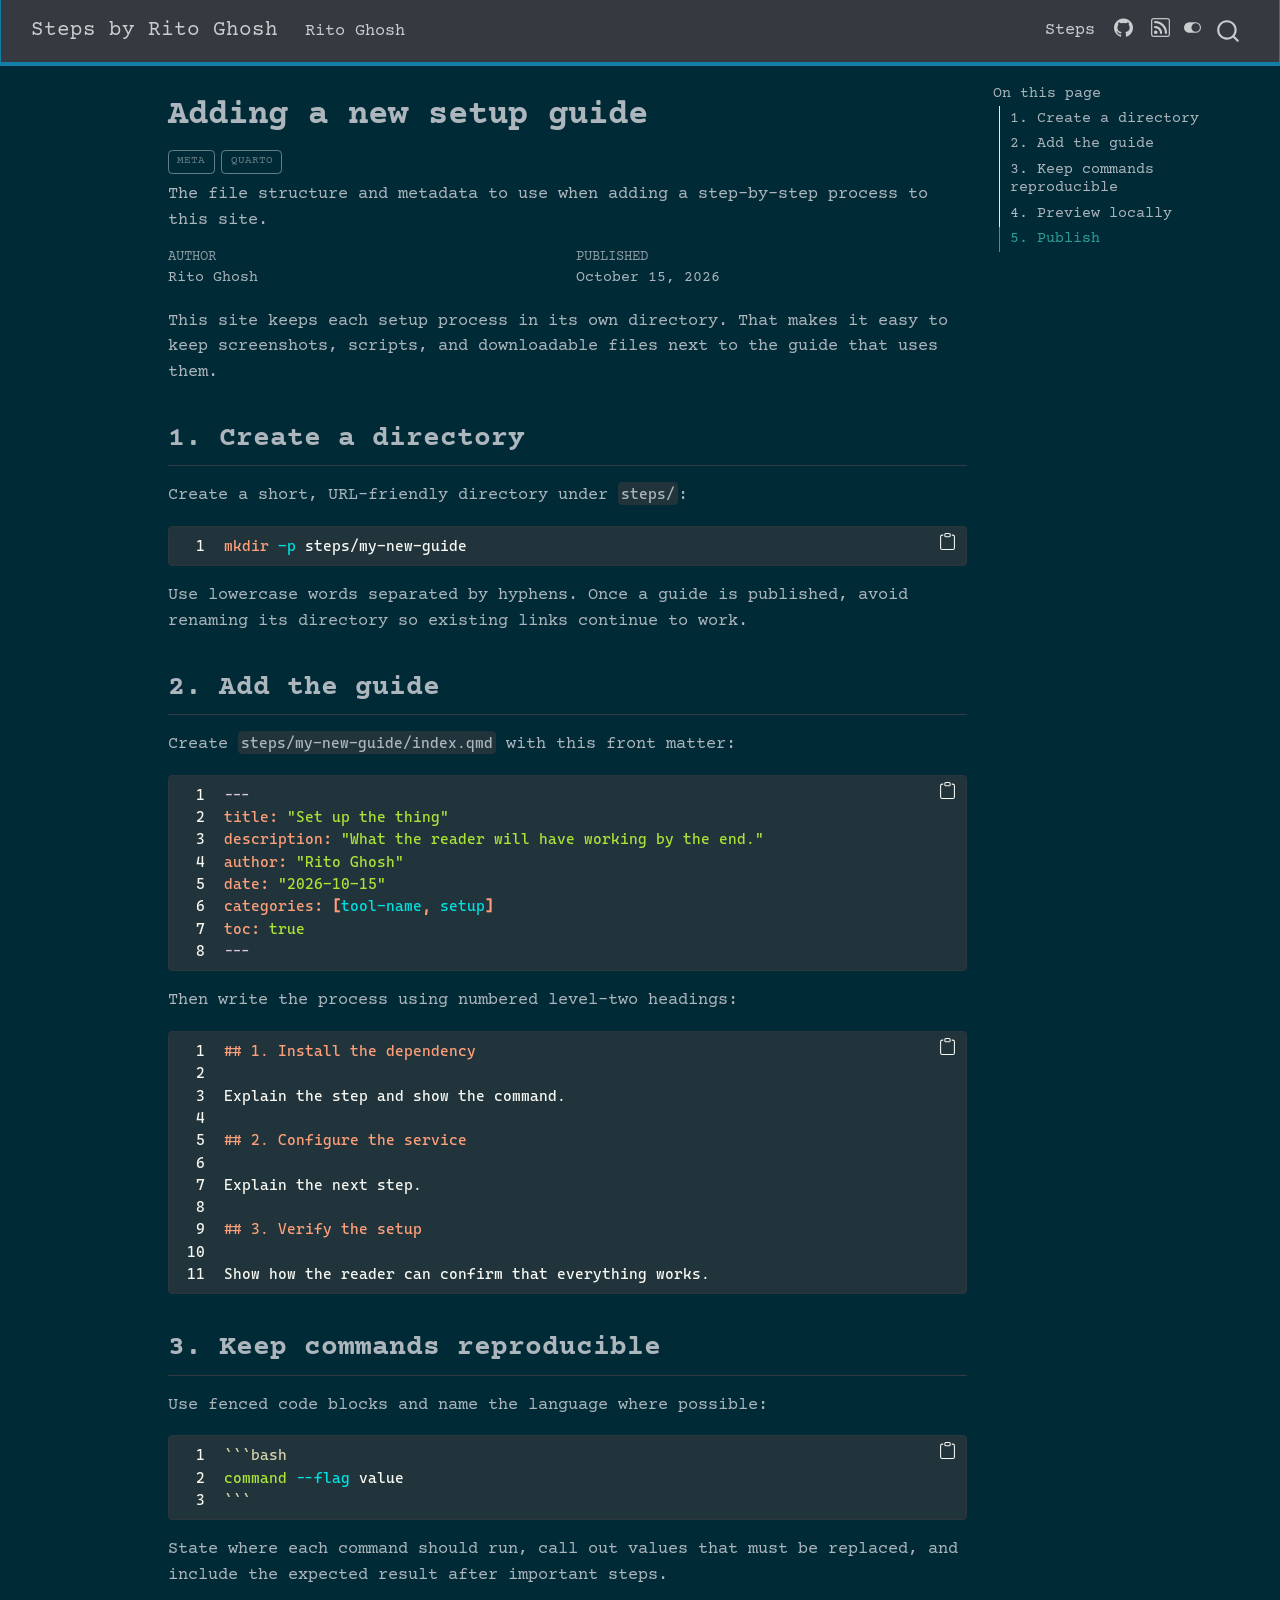
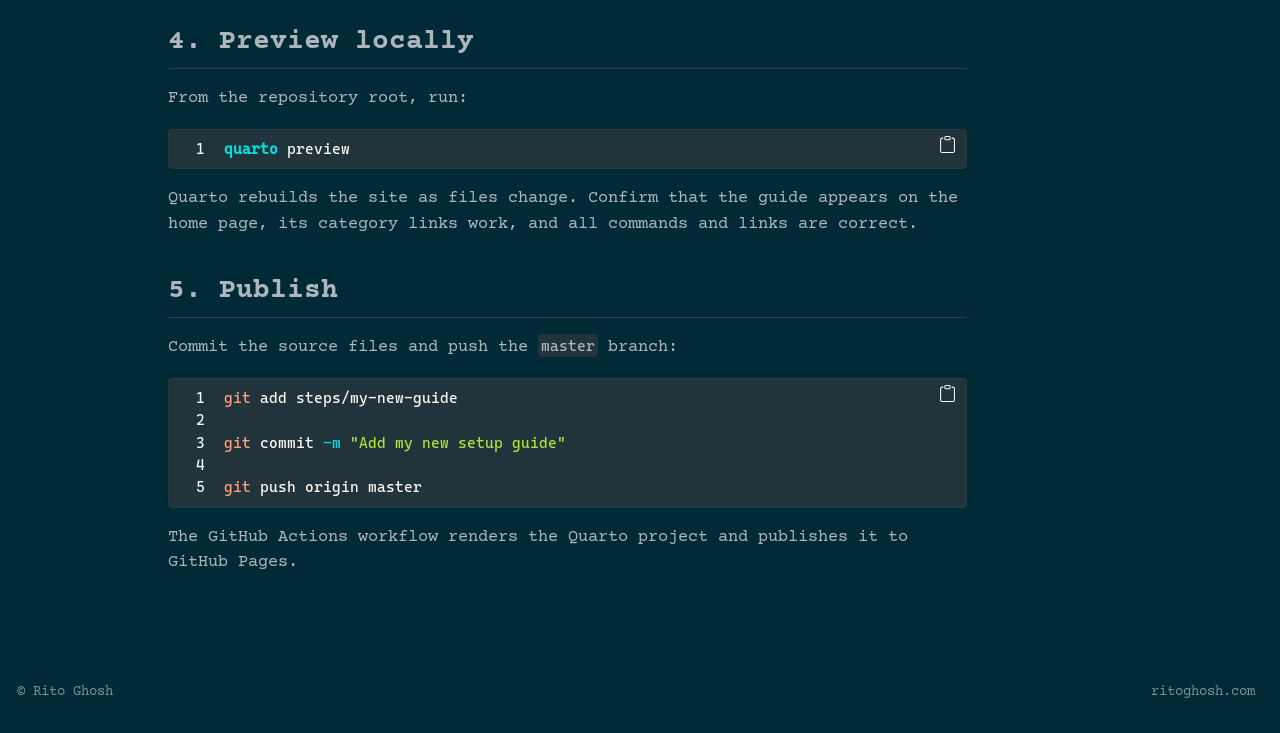
<file: steps/adding-a-guide/index.html>
<!DOCTYPE html>
<html xmlns="http://www.w3.org/1999/xhtml" lang="en" xml:lang="en"><head>

<meta charset="utf-8">
<meta name="generator" content="quarto-1.10.19">

<meta name="viewport" content="width=device-width, initial-scale=1.0, user-scalable=yes">

<meta name="author" content="Rito Ghosh">
<meta name="dcterms.date" content="2026-10-15">
<meta name="description" content="The file structure and metadata to use when adding a step-by-step process to this site.">

<title>Adding a new setup guide – Steps by Rito Ghosh</title>
<style>
/* Default styles provided by pandoc.
** See https://pandoc.org/MANUAL.html#variables-for-html for config info.
*/
span.smallcaps{font-variant: small-caps;}
div.columns{display: flex; gap: 1.5em;}
div.column{flex: auto;}
@media screen {
div.columns{gap: min(4vw, 1.5em);}
div.column{overflow-x: auto;}
}
div.hanging-indent{margin-left: 1.5em; text-indent: -1.5em;}
ul.task-list{list-style: none;}
ul.task-list li input[type="checkbox"] {
  width: 0.8em;
  margin: 0 0.8em 0.2em -1em; /* quarto-specific, see https://github.com/quarto-dev/quarto-cli/issues/4556 */ 
  vertical-align: middle;
}
/* CSS for syntax highlighting */
html { -webkit-text-size-adjust: 100%; }
pre > code.sourceCode { white-space: pre; position: relative; }
pre > code.sourceCode > span { display: inline-block; line-height: 1.25; }
pre > code.sourceCode > span:empty { height: 1.2em; }
.sourceCode { overflow: visible; }
code.sourceCode > span { color: inherit; text-decoration: inherit; }
div.sourceCode { margin: 1em 0; }
pre.sourceCode { margin: 0; }
@media screen {
div.sourceCode { overflow: auto; }
}
@media print {
pre > code.sourceCode { white-space: pre-wrap; }
pre > code.sourceCode > span { text-indent: -5em; padding-left: 5em; }
}
pre.numberSource code
  { counter-reset: source-line 0; }
pre.numberSource code > span
  { position: relative; left: -4em; counter-increment: source-line; }
pre.numberSource code > span > a:first-child::before
  { content: counter(source-line);
    position: relative; left: -1em; text-align: right; vertical-align: baseline;
    border: none; display: inline-block;
    -webkit-touch-callout: none; -webkit-user-select: none;
    -khtml-user-select: none; -moz-user-select: none;
    -ms-user-select: none; user-select: none;
    padding: 0 4px; width: 4em;
  }
pre.numberSource { margin-left: 3em;  padding-left: 4px; }
div.sourceCode
  {   }
@media screen {
pre > code.sourceCode > span > a:first-child::before { text-decoration: underline; }
}
</style>


<script src="../../site_libs/quarto-nav/quarto-nav.js"></script>
<script src="../../site_libs/quarto-nav/headroom.min.js"></script>
<script src="../../site_libs/clipboard/clipboard.min.js"></script>
<script src="../../site_libs/quarto-search/autocomplete.umd.js"></script>
<script src="../../site_libs/quarto-search/fuse.min.js"></script>
<script src="../../site_libs/quarto-search/quarto-search.js"></script>
<meta name="quarto:offset" content="../../">
<script src="../../site_libs/quarto-html/quarto.js" type="module"></script>
<script src="../../site_libs/quarto-html/tabsets/tabsets.js" type="module"></script>
<script src="../../site_libs/quarto-html/popper.min.js"></script>
<script src="../../site_libs/quarto-html/tippy.umd.min.js"></script>
<script src="../../site_libs/quarto-html/anchor.min.js"></script>
<link href="../../site_libs/quarto-html/tippy.css" rel="stylesheet">
<link href="../../site_libs/quarto-html/quarto-syntax-highlighting-bf27225e3a48a9273f3daa8f8e829971.css" rel="stylesheet" class="quarto-color-scheme" id="quarto-text-highlighting-styles">
<link href="../../site_libs/quarto-html/quarto-syntax-highlighting-dark-b626d73c4c936ccc3cb08be7d45d1df6.css" rel="stylesheet" class="quarto-color-scheme quarto-color-alternate" id="quarto-text-highlighting-styles">
<script src="../../site_libs/bootstrap/bootstrap.min.js"></script>
<link href="../../site_libs/bootstrap/bootstrap-icons.css" rel="stylesheet">
<link href="../../site_libs/bootstrap/bootstrap-e1c5b5a29c1fdcfcefc0c649aae59112.min.css" rel="stylesheet" append-hash="true" class="quarto-color-scheme" id="quarto-bootstrap" data-mode="light">
<link href="../../site_libs/bootstrap/bootstrap-dark-c5be18c999d7cea16c7f193fedf42004.min.css" rel="stylesheet" append-hash="true" class="quarto-color-scheme quarto-color-alternate" id="quarto-bootstrap" data-mode="dark">
<script id="quarto-search-options" type="application/json">{
  "location": "navbar",
  "copy-button": false,
  "collapse-after": 3,
  "panel-placement": "end",
  "type": "overlay",
  "limit": 50,
  "keyboard-shortcut": [
    "f",
    "/",
    "s"
  ],
  "show-item-context": false,
  "language": {
    "search-no-results-text": "No results",
    "search-matching-documents-text": "matching documents",
    "search-copy-link-title": "Copy link to search",
    "search-hide-matches-text": "Hide additional matches",
    "search-more-match-text": "more match in this document",
    "search-more-matches-text": "more matches in this document",
    "search-clear-button-title": "Clear",
    "search-text-placeholder": "",
    "search-detached-cancel-button-title": "Cancel",
    "search-submit-button-title": "Submit",
    "search-label": "Search"
  }
}</script>


<link rel="stylesheet" href="../../styles.css">
</head>

<body class="nav-fixed quarto-dark"><script id="quarto-html-before-body" type="application/javascript">
    const toggleBodyColorMode = (bsSheetEl) => {
      const mode = bsSheetEl.getAttribute("data-mode");
      const bodyEl = window.document.querySelector("body");
      if (mode === "dark") {
        bodyEl.classList.add("quarto-dark");
        bodyEl.classList.remove("quarto-light");
      } else {
        bodyEl.classList.add("quarto-light");
        bodyEl.classList.remove("quarto-dark");
      }
    }
    const toggleBodyColorPrimary = () => {
      const bsSheetEl = window.document.querySelector("link#quarto-bootstrap:not([rel=disabled-stylesheet])");
      if (bsSheetEl) {
        toggleBodyColorMode(bsSheetEl);
      }
    }
    const setColorSchemeToggle = (alternate) => {
      const toggles = window.document.querySelectorAll('.quarto-color-scheme-toggle');
      for (let i=0; i < toggles.length; i++) {
        const toggle = toggles[i];
        if (toggle) {
          if (alternate) {
            toggle.classList.add("alternate");
          } else {
            toggle.classList.remove("alternate");
          }
        }
      }
    };
    const toggleColorMode = (alternate) => {
      // Switch the stylesheets
      const primaryStylesheets = window.document.querySelectorAll('link.quarto-color-scheme:not(.quarto-color-alternate)');
      const alternateStylesheets = window.document.querySelectorAll('link.quarto-color-scheme.quarto-color-alternate');
      manageTransitions('#quarto-margin-sidebar .nav-link', false);
      if (alternate) {
        // note: dark is layered on light, we don't disable primary!
        enableStylesheet(alternateStylesheets);
        for (const sheetNode of alternateStylesheets) {
          if (sheetNode.id === "quarto-bootstrap") {
            toggleBodyColorMode(sheetNode);
          }
        }
      } else {
        disableStylesheet(alternateStylesheets);
        enableStylesheet(primaryStylesheets)
        toggleBodyColorPrimary();
      }
      manageTransitions('#quarto-margin-sidebar .nav-link', true);
      // Switch the toggles
      setColorSchemeToggle(alternate)
      // Hack to workaround the fact that safari doesn't
      // properly recolor the scrollbar when toggling (#1455)
      if (navigator.userAgent.indexOf('Safari') > 0 && navigator.userAgent.indexOf('Chrome') == -1) {
        manageTransitions("body", false);
        window.scrollTo(0, 1);
        setTimeout(() => {
          window.scrollTo(0, 0);
          manageTransitions("body", true);
        }, 40);
      }
    }
    const disableStylesheet = (stylesheets) => {
      for (let i=0; i < stylesheets.length; i++) {
        const stylesheet = stylesheets[i];
        stylesheet.rel = 'disabled-stylesheet';
      }
    }
    const enableStylesheet = (stylesheets) => {
      for (let i=0; i < stylesheets.length; i++) {
        const stylesheet = stylesheets[i];
        if(stylesheet.rel !== 'stylesheet') { // for Chrome, which will still FOUC without this check
          stylesheet.rel = 'stylesheet';
        }
      }
    }
    const manageTransitions = (selector, allowTransitions) => {
      const els = window.document.querySelectorAll(selector);
      for (let i=0; i < els.length; i++) {
        const el = els[i];
        if (allowTransitions) {
          el.classList.remove('notransition');
        } else {
          el.classList.add('notransition');
        }
      }
    }
    const isFileUrl = () => {
      return window.location.protocol === 'file:';
    }
    const hasAlternateSentinel = () => {
      let styleSentinel = getColorSchemeSentinel();
      if (styleSentinel !== null) {
        return styleSentinel === "alternate";
      } else {
        return false;
      }
    }
    const setStyleSentinel = (alternate) => {
      const value = alternate ? "alternate" : "default";
      if (!isFileUrl()) {
        window.localStorage.setItem("quarto-color-scheme", value);
      } else {
        localAlternateSentinel = value;
      }
    }
    const getColorSchemeSentinel = () => {
      if (!isFileUrl()) {
        const storageValue = window.localStorage.getItem("quarto-color-scheme");
        return storageValue != null ? storageValue : localAlternateSentinel;
      } else {
        return localAlternateSentinel;
      }
    }
    const toggleGiscusIfUsed = (isAlternate, darkModeDefault) => {
      const baseTheme = document.querySelector('#giscus-base-theme')?.value ?? 'light';
      const alternateTheme = document.querySelector('#giscus-alt-theme')?.value ?? 'dark';
      let newTheme = '';
      if(authorPrefersDark) {
        newTheme = isAlternate ? baseTheme : alternateTheme;
      } else {
        newTheme = isAlternate ? alternateTheme : baseTheme;
      }
      const changeGiscusTheme = () => {
        // From: https://github.com/giscus/giscus/issues/336
        const sendMessage = (message) => {
          const iframe = document.querySelector('iframe.giscus-frame');
          if (!iframe) return;
          iframe.contentWindow.postMessage({ giscus: message }, 'https://giscus.app');
        }
        sendMessage({
          setConfig: {
            theme: newTheme
          }
        });
      }
      const isGiscussLoaded = window.document.querySelector('iframe.giscus-frame') !== null;
      if (isGiscussLoaded) {
        changeGiscusTheme();
      }
    };
    const authorPrefersDark = true;
    const darkModeDefault = authorPrefersDark;
    let localAlternateSentinel = darkModeDefault ? 'alternate' : 'default';
    // Dark / light mode switch
    window.quartoToggleColorScheme = () => {
      // Read the current dark / light value
      let toAlternate = !hasAlternateSentinel();
      toggleColorMode(toAlternate);
      setStyleSentinel(toAlternate);
      toggleGiscusIfUsed(toAlternate, darkModeDefault);
      window.dispatchEvent(new Event('resize'));
    };
    // Switch to dark mode if need be
    if (hasAlternateSentinel()) {
      toggleColorMode(true);
    } else {
      toggleColorMode(false);
    }
  </script>

<div id="quarto-search-results"></div>
  <header id="quarto-header" class="headroom fixed-top">
    <nav class="navbar navbar-expand-lg " data-bs-theme="dark">
      <div class="navbar-container container-fluid">
      <div class="navbar-brand-container mx-auto">
    <a class="navbar-brand" href="../../index.html">
    <span class="navbar-title">Steps by Rito Ghosh</span>
    </a>
  </div>
            <div id="quarto-search" class="" title="Search"></div>
          <button class="navbar-toggler" type="button" data-bs-toggle="collapse" data-bs-target="#navbarCollapse" aria-controls="navbarCollapse" role="menu" aria-expanded="false" aria-label="Toggle navigation" onclick="if (window.quartoToggleHeadroom) { window.quartoToggleHeadroom(); }">
  <span class="navbar-toggler-icon"></span>
</button>
          <div class="collapse navbar-collapse" id="navbarCollapse">
            <ul class="navbar-nav navbar-nav-scroll me-auto">
  <li class="nav-item">
    <a class="nav-link" href="https://ritoghosh.com/"> 
<span class="menu-text">Rito Ghosh</span></a>
  </li>  
</ul>
            <ul class="navbar-nav navbar-nav-scroll ms-auto">
  <li class="nav-item">
    <a class="nav-link" href="../../index.html"> 
<span class="menu-text">Steps</span></a>
  </li>  
  <li class="nav-item compact">
    <a class="nav-link" href="https://github.com/ritog/steps"> <i class="bi bi-github" role="img" aria-label="GitHub">
</i> 
<span class="menu-text"></span></a>
  </li>  
  <li class="nav-item compact">
    <a class="nav-link" href="../../index.xml"> <i class="bi bi-rss" role="img" aria-label="RSS">
</i> 
<span class="menu-text"></span></a>
  </li>  
</ul>
          </div> <!-- /navcollapse -->
            <div class="quarto-navbar-tools">
  <a href="" class="quarto-color-scheme-toggle quarto-navigation-tool  px-1" onclick="window.quartoToggleColorScheme(); return false;" title="Toggle dark mode"><i class="bi"></i></a>
</div>
      </div> <!-- /container-fluid -->
    </nav>
</header>
<!-- content -->
<div id="quarto-content" class="quarto-container page-columns page-rows-contents page-layout-article page-navbar">
<!-- sidebar -->
<!-- margin-sidebar -->
    <div id="quarto-margin-sidebar" class="sidebar margin-sidebar">
        <nav id="TOC" role="doc-toc" class="toc-active">
    <h2 id="toc-title">On this page</h2>
   
  <ul>
  <li><a href="#create-a-directory" id="toc-create-a-directory" class="nav-link active" data-scroll-target="#create-a-directory">1. Create a directory</a></li>
  <li><a href="#add-the-guide" id="toc-add-the-guide" class="nav-link" data-scroll-target="#add-the-guide">2. Add the guide</a></li>
  <li><a href="#keep-commands-reproducible" id="toc-keep-commands-reproducible" class="nav-link" data-scroll-target="#keep-commands-reproducible">3. Keep commands reproducible</a></li>
  <li><a href="#preview-locally" id="toc-preview-locally" class="nav-link" data-scroll-target="#preview-locally">4. Preview locally</a></li>
  <li><a href="#publish" id="toc-publish" class="nav-link" data-scroll-target="#publish">5. Publish</a></li>
  </ul>
</nav>
    </div>
<!-- main -->
<main class="content" id="quarto-document-content">


<header id="title-block-header" class="quarto-title-block default">
<div class="quarto-title">
<h1 class="title">Adding a new setup guide</h1>
  <div class="quarto-categories">
    <div class="quarto-category">meta</div>
    <div class="quarto-category">quarto</div>
  </div>
  </div>

<div>
  <div class="description">
    The file structure and metadata to use when adding a step-by-step process to this site.
  </div>
</div>


<div class="quarto-title-meta">

    <div>
    <div class="quarto-title-meta-heading">Author</div>
    <div class="quarto-title-meta-contents">
             <p>Rito Ghosh </p>
          </div>
  </div>
    
    <div>
    <div class="quarto-title-meta-heading">Published</div>
    <div class="quarto-title-meta-contents">
      <p class="date">October 15, 2026</p>
    </div>
  </div>
  
    
  </div>
  


</header>


<p>This site keeps each setup process in its own directory. That makes it easy to keep screenshots, scripts, and downloadable files next to the guide that uses them.</p>
<section id="create-a-directory" class="level2">
<h2 class="anchored" data-anchor-id="create-a-directory">1. Create a directory</h2>
<p>Create a short, URL-friendly directory under <code>steps/</code>:</p>
<div class="code-copy-outer-scaffold"><div class="sourceCode" id="cb1"><pre class="sourceCode numberSource bash number-lines code-with-copy"><code class="sourceCode bash"><span id="cb1-1"><a href="#cb1-1" aria-label="1"></a><span class="fu">mkdir</span> <span class="at">-p</span> steps/my-new-guide</span></code></pre></div><button title="Copy to Clipboard" class="code-copy-button"><i class="bi"></i></button></div>
<p>Use lowercase words separated by hyphens. Once a guide is published, avoid renaming its directory so existing links continue to work.</p>
</section>
<section id="add-the-guide" class="level2">
<h2 class="anchored" data-anchor-id="add-the-guide">2. Add the guide</h2>
<p>Create <code>steps/my-new-guide/index.qmd</code> with this front matter:</p>
<div class="code-copy-outer-scaffold"><div class="sourceCode" id="cb2"><pre class="sourceCode numberSource yaml number-lines code-with-copy"><code class="sourceCode yaml"><span id="cb2-1"><a href="#cb2-1" aria-label="1"></a><span class="pp">---</span></span>
<span id="cb2-2"><a href="#cb2-2" aria-label="2"></a><span class="fu">title</span><span class="kw">:</span><span class="at"> </span><span class="st">"Set up the thing"</span></span>
<span id="cb2-3"><a href="#cb2-3" aria-label="3"></a><span class="fu">description</span><span class="kw">:</span><span class="at"> </span><span class="st">"What the reader will have working by the end."</span></span>
<span id="cb2-4"><a href="#cb2-4" aria-label="4"></a><span class="fu">author</span><span class="kw">:</span><span class="at"> </span><span class="st">"Rito Ghosh"</span></span>
<span id="cb2-5"><a href="#cb2-5" aria-label="5"></a><span class="fu">date</span><span class="kw">:</span><span class="at"> </span><span class="st">"2026-10-15"</span></span>
<span id="cb2-6"><a href="#cb2-6" aria-label="6"></a><span class="fu">categories</span><span class="kw">:</span><span class="at"> </span><span class="kw">[</span><span class="at">tool-name</span><span class="kw">,</span><span class="at"> setup</span><span class="kw">]</span></span>
<span id="cb2-7"><a href="#cb2-7" aria-label="7"></a><span class="fu">toc</span><span class="kw">:</span><span class="at"> </span><span class="ch">true</span></span>
<span id="cb2-8"><a href="#cb2-8" aria-label="8"></a><span class="pp">---</span></span></code></pre></div><button title="Copy to Clipboard" class="code-copy-button"><i class="bi"></i></button></div>
<p>Then write the process using numbered level-two headings:</p>
<div class="code-copy-outer-scaffold"><div class="sourceCode" id="cb3"><pre class="sourceCode numberSource markdown number-lines code-with-copy"><code class="sourceCode markdown"><span id="cb3-1"><a href="#cb3-1" aria-label="1"></a><span class="fu">## 1. Install the dependency</span></span>
<span id="cb3-2"><a href="#cb3-2" aria-label="2"></a></span>
<span id="cb3-3"><a href="#cb3-3" aria-label="3"></a>Explain the step and show the command.</span>
<span id="cb3-4"><a href="#cb3-4" aria-label="4"></a></span>
<span id="cb3-5"><a href="#cb3-5" aria-label="5"></a><span class="fu">## 2. Configure the service</span></span>
<span id="cb3-6"><a href="#cb3-6" aria-label="6"></a></span>
<span id="cb3-7"><a href="#cb3-7" aria-label="7"></a>Explain the next step.</span>
<span id="cb3-8"><a href="#cb3-8" aria-label="8"></a></span>
<span id="cb3-9"><a href="#cb3-9" aria-label="9"></a><span class="fu">## 3. Verify the setup</span></span>
<span id="cb3-10"><a href="#cb3-10" aria-label="10"></a></span>
<span id="cb3-11"><a href="#cb3-11" aria-label="11"></a>Show how the reader can confirm that everything works.</span></code></pre></div><button title="Copy to Clipboard" class="code-copy-button"><i class="bi"></i></button></div>
</section>
<section id="keep-commands-reproducible" class="level2">
<h2 class="anchored" data-anchor-id="keep-commands-reproducible">3. Keep commands reproducible</h2>
<p>Use fenced code blocks and name the language where possible:</p>
<div class="code-copy-outer-scaffold"><div class="sourceCode" id="cb4"><pre class="sourceCode numberSource markdown number-lines code-with-copy"><code class="sourceCode markdown"><span id="cb4-1"><a href="#cb4-1" aria-label="1"></a><span class="in">```bash</span></span>
<span id="cb4-2"><a href="#cb4-2" aria-label="2"></a><span class="bu">command</span> <span class="at">--flag</span> value</span>
<span id="cb4-3"><a href="#cb4-3" aria-label="3"></a><span class="in">```</span></span></code></pre></div><button title="Copy to Clipboard" class="code-copy-button"><i class="bi"></i></button></div>
<p>State where each command should run, call out values that must be replaced, and include the expected result after important steps.</p>
</section>
<section id="preview-locally" class="level2">
<h2 class="anchored" data-anchor-id="preview-locally">4. Preview locally</h2>
<p>From the repository root, run:</p>
<div class="code-copy-outer-scaffold"><div class="sourceCode" id="cb5"><pre class="sourceCode numberSource bash number-lines code-with-copy"><code class="sourceCode bash"><span id="cb5-1"><a href="#cb5-1" aria-label="1"></a><span class="ex">quarto</span> preview</span></code></pre></div><button title="Copy to Clipboard" class="code-copy-button"><i class="bi"></i></button></div>
<p>Quarto rebuilds the site as files change. Confirm that the guide appears on the home page, its category links work, and all commands and links are correct.</p>
</section>
<section id="publish" class="level2">
<h2 class="anchored" data-anchor-id="publish">5. Publish</h2>
<p>Commit the source files and push the <code>master</code> branch:</p>
<div class="code-copy-outer-scaffold"><div class="sourceCode" id="cb6"><pre class="sourceCode numberSource bash number-lines code-with-copy"><code class="sourceCode bash"><span id="cb6-1"><a href="#cb6-1" aria-label="1"></a><span class="fu">git</span> add steps/my-new-guide</span>
<span id="cb6-2"><a href="#cb6-2" aria-label="2"></a></span>
<span id="cb6-3"><a href="#cb6-3" aria-label="3"></a><span class="fu">git</span> commit <span class="at">-m</span> <span class="st">"Add my new setup guide"</span></span>
<span id="cb6-4"><a href="#cb6-4" aria-label="4"></a></span>
<span id="cb6-5"><a href="#cb6-5" aria-label="5"></a><span class="fu">git</span> push origin master</span></code></pre></div><button title="Copy to Clipboard" class="code-copy-button"><i class="bi"></i></button></div>
<p>The GitHub Actions workflow renders the Quarto project and publishes it to GitHub Pages.</p>


</section>

</main> <!-- /main -->
<script id="quarto-html-after-body" type="application/javascript">
  window.document.addEventListener("DOMContentLoaded", function (event) {
    // Ensure there is a toggle, if there isn't float one in the top right
    if (window.document.querySelector('.quarto-color-scheme-toggle') === null) {
      const a = window.document.createElement('a');
      a.classList.add('top-right');
      a.classList.add('quarto-color-scheme-toggle');
      a.href = "";
      a.onclick = function() { try { window.quartoToggleColorScheme(); } catch {} return false; };
      const i = window.document.createElement("i");
      i.classList.add('bi');
      a.appendChild(i);
      window.document.body.appendChild(a);
    }
    setColorSchemeToggle(hasAlternateSentinel())
    const icon = "";
    const anchorJS = new window.AnchorJS();
    anchorJS.options = {
      placement: 'right',
      icon: icon
    };
    anchorJS.add('.anchored');
    const isCodeAnnotation = (el) => {
      for (const clz of el.classList) {
        if (clz.startsWith('code-annotation-')) {                     
          return true;
        }
      }
      return false;
    }
    const onCopySuccess = function(e) {
      // button target
      const button = e.trigger;
      // don't keep focus
      button.blur();
      // flash "checked"
      button.classList.add('code-copy-button-checked');
      var currentTitle = button.getAttribute("title");
      button.setAttribute("title", "Copied!");
      let tooltip;
      if (window.bootstrap) {
        button.setAttribute("data-bs-toggle", "tooltip");
        button.setAttribute("data-bs-placement", "left");
        button.setAttribute("data-bs-title", "Copied!");
        tooltip = new bootstrap.Tooltip(button, 
          { trigger: "manual", 
            customClass: "code-copy-button-tooltip",
            offset: [0, -8]});
        tooltip.show();    
      }
      setTimeout(function() {
        if (tooltip) {
          tooltip.hide();
          button.removeAttribute("data-bs-title");
          button.removeAttribute("data-bs-toggle");
          button.removeAttribute("data-bs-placement");
        }
        button.setAttribute("title", currentTitle);
        button.classList.remove('code-copy-button-checked');
      }, 1000);
      // clear code selection
      e.clearSelection();
    }
    const getTextToCopy = function(trigger) {
      const outerScaffold = trigger.parentElement.cloneNode(true);
      const codeEl = outerScaffold.querySelector('code');
      for (const childEl of codeEl.children) {
        if (isCodeAnnotation(childEl)) {
          childEl.remove();
        }
      }
      return codeEl.innerText;
    }
    const clipboard = new window.ClipboardJS('.code-copy-button:not([data-in-quarto-modal])', {
      text: getTextToCopy
    });
    clipboard.on('success', onCopySuccess);
    if (window.document.getElementById('quarto-embedded-source-code-modal')) {
      const clipboardModal = new window.ClipboardJS('.code-copy-button[data-in-quarto-modal]', {
        text: getTextToCopy,
        container: window.document.getElementById('quarto-embedded-source-code-modal')
      });
      clipboardModal.on('success', onCopySuccess);
    }
      var localhostRegex = new RegExp(/^(?:http|https):\/\/localhost\:?[0-9]*\//);
      var mailtoRegex = new RegExp(/^mailto:/);
        var filterRegex = new RegExp("https:\/\/ritoghosh\.com\/steps\/");
      var isInternal = (href) => {
          return filterRegex.test(href) || localhostRegex.test(href) || mailtoRegex.test(href);
      }
      // Inspect non-navigation links and adorn them if external
     var links = window.document.querySelectorAll('a[href]:not(.nav-link):not(.navbar-brand):not(.toc-action):not(.sidebar-link):not(.sidebar-item-toggle):not(.pagination-link):not(.no-external):not([aria-hidden]):not(.dropdown-item):not(.quarto-navigation-tool):not(.about-link)');
      for (var i=0; i<links.length; i++) {
        const link = links[i];
        if (!isInternal(link.href)) {
          // undo the damage that might have been done by quarto-nav.js in the case of
          // links that we want to consider external
          if (link.dataset.originalHref !== undefined) {
            link.href = link.dataset.originalHref;
          }
        }
      }
    function tippyHover(el, contentFn, onTriggerFn, onUntriggerFn) {
      const config = {
        allowHTML: true,
        maxWidth: 500,
        delay: 100,
        arrow: false,
        appendTo: function(el) {
            return el.parentElement;
        },
        interactive: true,
        interactiveBorder: 10,
        theme: 'quarto',
        placement: 'bottom-start',
      };
      if (contentFn) {
        config.content = contentFn;
      }
      if (onTriggerFn) {
        config.onTrigger = onTriggerFn;
      }
      if (onUntriggerFn) {
        config.onUntrigger = onUntriggerFn;
      }
      window.tippy(el, config); 
    }
    const noterefs = window.document.querySelectorAll('a[role="doc-noteref"]');
    for (var i=0; i<noterefs.length; i++) {
      const ref = noterefs[i];
      tippyHover(ref, function() {
        // use id or data attribute instead here
        let href = ref.getAttribute('data-footnote-href') || ref.getAttribute('href');
        try { href = new URL(href).hash; } catch {}
        const id = href.replace(/^#\/?/, "");
        const note = window.document.getElementById(id);
        if (note) {
          return note.innerHTML;
        } else {
          return "";
        }
      });
    }
    const xrefs = window.document.querySelectorAll('a.quarto-xref');
    const processXRef = (id, note) => {
      // Strip column container classes
      const stripColumnClz = (el) => {
        el.classList.remove("page-full", "page-columns");
        if (el.children) {
          for (const child of el.children) {
            stripColumnClz(child);
          }
        }
      }
      stripColumnClz(note)
      if (id === null || id.startsWith('sec-')) {
        // Special case sections, only their first couple elements
        const container = document.createElement("div");
        if (note.children && note.children.length > 2) {
          container.appendChild(note.children[0].cloneNode(true));
          for (let i = 1; i < note.children.length; i++) {
            const child = note.children[i];
            if (child.tagName === "P" && child.innerText === "") {
              continue;
            } else {
              container.appendChild(child.cloneNode(true));
              break;
            }
          }
          if (window.Quarto?.typesetMath) {
            window.Quarto.typesetMath(container);
          }
          return container.innerHTML
        } else {
          if (window.Quarto?.typesetMath) {
            window.Quarto.typesetMath(note);
          }
          return note.innerHTML;
        }
      } else {
        // Remove any anchor links if they are present
        const anchorLink = note.querySelector('a.anchorjs-link');
        if (anchorLink) {
          anchorLink.remove();
        }
        if (window.Quarto?.typesetMath) {
          window.Quarto.typesetMath(note);
        }
        if (note.classList.contains("callout")) {
          return note.outerHTML;
        } else {
          return note.innerHTML;
        }
      }
    }
    for (var i=0; i<xrefs.length; i++) {
      const xref = xrefs[i];
      tippyHover(xref, undefined, function(instance) {
        instance.disable();
        let url = xref.getAttribute('href');
        let hash = undefined; 
        if (url.startsWith('#')) {
          hash = url;
        } else {
          try { hash = new URL(url).hash; } catch {}
        }
        if (hash) {
          const id = hash.replace(/^#\/?/, "");
          const note = window.document.getElementById(id);
          if (note !== null) {
            try {
              const html = processXRef(id, note.cloneNode(true));
              instance.setContent(html);
            } finally {
              instance.enable();
              instance.show();
            }
          } else {
            // See if we can fetch this
            fetch(url.split('#')[0])
            .then(res => res.text())
            .then(html => {
              const parser = new DOMParser();
              const htmlDoc = parser.parseFromString(html, "text/html");
              const note = htmlDoc.getElementById(id);
              if (note !== null) {
                const html = processXRef(id, note);
                instance.setContent(html);
              } 
            }).finally(() => {
              instance.enable();
              instance.show();
            });
          }
        } else {
          // See if we can fetch a full url (with no hash to target)
          // This is a special case and we should probably do some content thinning / targeting
          fetch(url)
          .then(res => res.text())
          .then(html => {
            const parser = new DOMParser();
            const htmlDoc = parser.parseFromString(html, "text/html");
            const note = htmlDoc.querySelector('main.content');
            if (note !== null) {
              // This should only happen for chapter cross references
              // (since there is no id in the URL)
              // remove the first header
              if (note.children.length > 0 && note.children[0].tagName === "HEADER") {
                note.children[0].remove();
              }
              const html = processXRef(null, note);
              instance.setContent(html);
            } 
          }).finally(() => {
            instance.enable();
            instance.show();
          });
        }
      }, function(instance) {
      });
    }
        let selectedAnnoteEl;
        const selectorForAnnotation = ( cell, annotation) => {
          let cellAttr = 'data-code-cell="' + cell + '"';
          let lineAttr = 'data-code-annotation="' +  annotation + '"';
          const selector = 'span[' + cellAttr + '][' + lineAttr + ']';
          return selector;
        }
        const selectCodeLines = (annoteEl) => {
          const doc = window.document;
          const targetCell = annoteEl.getAttribute("data-target-cell");
          const targetAnnotation = annoteEl.getAttribute("data-target-annotation");
          const annoteSpan = window.document.querySelector(selectorForAnnotation(targetCell, targetAnnotation));
          const lines = annoteSpan.getAttribute("data-code-lines").split(",");
          const lineIds = lines.map((line) => {
            return targetCell + "-" + line;
          })
          let top = null;
          let height = null;
          let parent = null;
          if (lineIds.length > 0) {
              //compute the position of the single el (top and bottom and make a div)
              const el = window.document.getElementById(lineIds[0]);
              top = el.offsetTop;
              height = el.offsetHeight;
              parent = el.parentElement.parentElement;
            if (lineIds.length > 1) {
              const lastEl = window.document.getElementById(lineIds[lineIds.length - 1]);
              const bottom = lastEl.offsetTop + lastEl.offsetHeight;
              height = bottom - top;
            }
            if (top !== null && height !== null && parent !== null) {
              // cook up a div (if necessary) and position it 
              let div = window.document.getElementById("code-annotation-line-highlight");
              if (div === null) {
                div = window.document.createElement("div");
                div.setAttribute("id", "code-annotation-line-highlight");
                div.style.position = 'absolute';
                parent.appendChild(div);
              }
              div.style.top = top - 2 + "px";
              div.style.height = height + 4 + "px";
              div.style.left = 0;
              let gutterDiv = window.document.getElementById("code-annotation-line-highlight-gutter");
              if (gutterDiv === null) {
                gutterDiv = window.document.createElement("div");
                gutterDiv.setAttribute("id", "code-annotation-line-highlight-gutter");
                gutterDiv.style.position = 'absolute';
                const codeCell = window.document.getElementById(targetCell);
                const gutter = codeCell.querySelector('.code-annotation-gutter');
                gutter.appendChild(gutterDiv);
              }
              gutterDiv.style.top = top - 2 + "px";
              gutterDiv.style.height = height + 4 + "px";
            }
            selectedAnnoteEl = annoteEl;
          }
        };
        const unselectCodeLines = () => {
          const elementsIds = ["code-annotation-line-highlight", "code-annotation-line-highlight-gutter"];
          elementsIds.forEach((elId) => {
            const div = window.document.getElementById(elId);
            if (div) {
              div.remove();
            }
          });
          selectedAnnoteEl = undefined;
        };
          // Handle positioning of the toggle
      window.addEventListener(
        "resize",
        throttle(() => {
          elRect = undefined;
          if (selectedAnnoteEl) {
            selectCodeLines(selectedAnnoteEl);
          }
        }, 10)
      );
      function throttle(fn, ms) {
      let throttle = false;
      let timer;
        return (...args) => {
          if(!throttle) { // first call gets through
              fn.apply(this, args);
              throttle = true;
          } else { // all the others get throttled
              if(timer) clearTimeout(timer); // cancel #2
              timer = setTimeout(() => {
                fn.apply(this, args);
                timer = throttle = false;
              }, ms);
          }
        };
      }
        // Attach click handler to the DT
        const annoteDls = window.document.querySelectorAll('dt[data-target-cell]');
        for (const annoteDlNode of annoteDls) {
          annoteDlNode.addEventListener('click', (event) => {
            const clickedEl = event.target;
            if (clickedEl !== selectedAnnoteEl) {
              unselectCodeLines();
              const activeEl = window.document.querySelector('dt[data-target-cell].code-annotation-active');
              if (activeEl) {
                activeEl.classList.remove('code-annotation-active');
              }
              selectCodeLines(clickedEl);
              clickedEl.classList.add('code-annotation-active');
            } else {
              // Unselect the line
              unselectCodeLines();
              clickedEl.classList.remove('code-annotation-active');
            }
          });
        }
    const findCites = (el) => {
      const parentEl = el.parentElement;
      if (parentEl) {
        const cites = parentEl.dataset.cites;
        if (cites) {
          return {
            el,
            cites: cites.split(' ')
          };
        } else {
          return findCites(el.parentElement)
        }
      } else {
        return undefined;
      }
    };
    var bibliorefs = window.document.querySelectorAll('a[role="doc-biblioref"]');
    for (var i=0; i<bibliorefs.length; i++) {
      const ref = bibliorefs[i];
      const citeInfo = findCites(ref);
      if (citeInfo) {
        tippyHover(citeInfo.el, function() {
          var popup = window.document.createElement('div');
          citeInfo.cites.forEach(function(cite) {
            var citeDiv = window.document.createElement('div');
            citeDiv.classList.add('hanging-indent');
            citeDiv.classList.add('csl-entry');
            var biblioDiv = window.document.getElementById('ref-' + cite);
            if (biblioDiv) {
              citeDiv.innerHTML = biblioDiv.innerHTML;
            }
            popup.appendChild(citeDiv);
          });
          return popup.innerHTML;
        });
      }
    }
  });
  </script>
</div> <!-- /content -->
<footer class="footer">
  <div class="nav-footer">
    <div class="nav-footer-left">
<p>© Rito Ghosh</p>
</div>   
    <div class="nav-footer-center">
      &nbsp;
    </div>
    <div class="nav-footer-right">
      <ul class="footer-items list-unstyled">
    <li class="nav-item">
    <a class="nav-link" href="https://ritoghosh.com/">
<p>ritoghosh.com</p>
</a>
  </li>  
</ul>
    </div>
  </div>
</footer>




</body></html>
</file>
<file: site_libs/quarto-html/tippy.css>
.tippy-box[data-animation=fade][data-state=hidden]{opacity:0}[data-tippy-root]{max-width:calc(100vw - 10px)}.tippy-box{position:relative;background-color:#333;color:#fff;border-radius:4px;font-size:14px;line-height:1.4;white-space:normal;outline:0;transition-property:transform,visibility,opacity}.tippy-box[data-placement^=top]>.tippy-arrow{bottom:0}.tippy-box[data-placement^=top]>.tippy-arrow:before{bottom:-7px;left:0;border-width:8px 8px 0;border-top-color:initial;transform-origin:center top}.tippy-box[data-placement^=bottom]>.tippy-arrow{top:0}.tippy-box[data-placement^=bottom]>.tippy-arrow:before{top:-7px;left:0;border-width:0 8px 8px;border-bottom-color:initial;transform-origin:center bottom}.tippy-box[data-placement^=left]>.tippy-arrow{right:0}.tippy-box[data-placement^=left]>.tippy-arrow:before{border-width:8px 0 8px 8px;border-left-color:initial;right:-7px;transform-origin:center left}.tippy-box[data-placement^=right]>.tippy-arrow{left:0}.tippy-box[data-placement^=right]>.tippy-arrow:before{left:-7px;border-width:8px 8px 8px 0;border-right-color:initial;transform-origin:center right}.tippy-box[data-inertia][data-state=visible]{transition-timing-function:cubic-bezier(.54,1.5,.38,1.11)}.tippy-arrow{width:16px;height:16px;color:#333}.tippy-arrow:before{content:"";position:absolute;border-color:transparent;border-style:solid}.tippy-content{position:relative;padding:5px 9px;z-index:1}
</file>
<file: site_libs/quarto-html/quarto-syntax-highlighting-bf27225e3a48a9273f3daa8f8e829971.css>
/* quarto syntax highlight colors */
:root {
  --quarto-hl-ot-color: #003B4F;
  --quarto-hl-at-color: #657422;
  --quarto-hl-ss-color: #20794D;
  --quarto-hl-an-color: #5E5E5E;
  --quarto-hl-fu-color: #4758AB;
  --quarto-hl-st-color: #20794D;
  --quarto-hl-cf-color: #003B4F;
  --quarto-hl-op-color: #5E5E5E;
  --quarto-hl-er-color: #AD0000;
  --quarto-hl-bn-color: #AD0000;
  --quarto-hl-al-color: #AD0000;
  --quarto-hl-va-color: #111111;
  --quarto-hl-bu-color: inherit;
  --quarto-hl-ex-color: inherit;
  --quarto-hl-pp-color: #AD0000;
  --quarto-hl-in-color: #5E5E5E;
  --quarto-hl-vs-color: #20794D;
  --quarto-hl-wa-color: #5E5E5E;
  --quarto-hl-do-color: #5E5E5E;
  --quarto-hl-im-color: #00769E;
  --quarto-hl-ch-color: #20794D;
  --quarto-hl-dt-color: #AD0000;
  --quarto-hl-fl-color: #AD0000;
  --quarto-hl-co-color: #5E5E5E;
  --quarto-hl-cv-color: #5E5E5E;
  --quarto-hl-cn-color: #8f5902;
  --quarto-hl-sc-color: #5E5E5E;
  --quarto-hl-dv-color: #AD0000;
  --quarto-hl-kw-color: #003B4F;
}

/* other quarto variables */
:root {
  --quarto-font-monospace: SFMono-Regular, Menlo, Monaco, Consolas, "Liberation Mono", "Courier New", monospace;
}

/* syntax highlight based on Pandoc's rules */
pre > code.sourceCode > span {
  color: #003B4F;
}

code.sourceCode > span {
  color: #003B4F;
}

div.sourceCode,
div.sourceCode pre.sourceCode {
  color: #003B4F;
}

/* Normal */
code span {
  color: #003B4F;
}

/* Alert */
code span.al {
  color: #AD0000;
  font-style: inherit;
}

/* Annotation */
code span.an {
  color: #5E5E5E;
  font-style: inherit;
}

/* Attribute */
code span.at {
  color: #657422;
  font-style: inherit;
}

/* BaseN */
code span.bn {
  color: #AD0000;
  font-style: inherit;
}

/* BuiltIn */
code span.bu {
  font-style: inherit;
}

/* ControlFlow */
code span.cf {
  color: #003B4F;
  font-weight: bold;
  font-style: inherit;
}

/* Char */
code span.ch {
  color: #20794D;
  font-style: inherit;
}

/* Constant */
code span.cn {
  color: #8f5902;
  font-style: inherit;
}

/* Comment */
code span.co {
  color: #5E5E5E;
  font-style: inherit;
}

/* CommentVar */
code span.cv {
  color: #5E5E5E;
  font-style: italic;
}

/* Documentation */
code span.do {
  color: #5E5E5E;
  font-style: italic;
}

/* DataType */
code span.dt {
  color: #AD0000;
  font-style: inherit;
}

/* DecVal */
code span.dv {
  color: #AD0000;
  font-style: inherit;
}

/* Error */
code span.er {
  color: #AD0000;
  font-style: inherit;
}

/* Extension */
code span.ex {
  font-style: inherit;
}

/* Float */
code span.fl {
  color: #AD0000;
  font-style: inherit;
}

/* Function */
code span.fu {
  color: #4758AB;
  font-style: inherit;
}

/* Import */
code span.im {
  color: #00769E;
  font-style: inherit;
}

/* Information */
code span.in {
  color: #5E5E5E;
  font-style: inherit;
}

/* Keyword */
code span.kw {
  color: #003B4F;
  font-weight: bold;
  font-style: inherit;
}

/* Operator */
code span.op {
  color: #5E5E5E;
  font-style: inherit;
}

/* Other */
code span.ot {
  color: #003B4F;
  font-style: inherit;
}

/* Preprocessor */
code span.pp {
  color: #AD0000;
  font-style: inherit;
}

/* SpecialChar */
code span.sc {
  color: #5E5E5E;
  font-style: inherit;
}

/* SpecialString */
code span.ss {
  color: #20794D;
  font-style: inherit;
}

/* String */
code span.st {
  color: #20794D;
  font-style: inherit;
}

/* Variable */
code span.va {
  color: #111111;
  font-style: inherit;
}

/* VerbatimString */
code span.vs {
  color: #20794D;
  font-style: inherit;
}

/* Warning */
code span.wa {
  color: #5E5E5E;
  font-style: italic;
}

.prevent-inlining {
  content: "</";
}

/*# sourceMappingURL=8be38f48d34c45af72792cbd699585e7.css.map */
</file>
<file: site_libs/quarto-html/quarto-syntax-highlighting-dark-b626d73c4c936ccc3cb08be7d45d1df6.css>
/* quarto syntax highlight colors */
:root {
  --quarto-hl-al-color: #f07178;
  --quarto-hl-an-color: #d4d0ab;
  --quarto-hl-at-color: #00e0e0;
  --quarto-hl-bn-color: #d4d0ab;
  --quarto-hl-bu-color: #abe338;
  --quarto-hl-ch-color: #abe338;
  --quarto-hl-co-color: #f8f8f2;
  --quarto-hl-cv-color: #ffd700;
  --quarto-hl-cn-color: #ffd700;
  --quarto-hl-cf-color: #ffa07a;
  --quarto-hl-dt-color: #ffa07a;
  --quarto-hl-dv-color: #d4d0ab;
  --quarto-hl-do-color: #f8f8f2;
  --quarto-hl-er-color: #f07178;
  --quarto-hl-ex-color: #00e0e0;
  --quarto-hl-fl-color: #d4d0ab;
  --quarto-hl-fu-color: #ffa07a;
  --quarto-hl-im-color: #abe338;
  --quarto-hl-in-color: #d4d0ab;
  --quarto-hl-kw-color: #ffa07a;
  --quarto-hl-op-color: #ffa07a;
  --quarto-hl-ot-color: #00e0e0;
  --quarto-hl-pp-color: #dcc6e0;
  --quarto-hl-re-color: #00e0e0;
  --quarto-hl-sc-color: #abe338;
  --quarto-hl-ss-color: #abe338;
  --quarto-hl-st-color: #abe338;
  --quarto-hl-va-color: #00e0e0;
  --quarto-hl-vs-color: #abe338;
  --quarto-hl-wa-color: #dcc6e0;
}

/* other quarto variables */
:root {
  --quarto-font-monospace: SFMono-Regular, Menlo, Monaco, Consolas, "Liberation Mono", "Courier New", monospace;
}

/* syntax highlight based on Pandoc's rules */
pre > code.sourceCode > span {
  color: #f8f8f2;
}

code.sourceCode > span {
  color: #f8f8f2;
}

div.sourceCode,
div.sourceCode pre.sourceCode {
  color: #f8f8f2;
}

/* Normal */
code span {
  color: #f8f8f2;
}

/* Alert */
code span.al {
  color: #f07178;
}

/* Annotation */
code span.an {
  color: #d4d0ab;
}

/* Attribute */
code span.at {
  color: #00e0e0;
}

/* BaseN */
code span.bn {
  color: #d4d0ab;
}

/* BuiltIn */
code span.bu {
  color: #abe338;
}

/* ControlFlow */
code span.cf {
  font-weight: bold;
  color: #ffa07a;
}

/* Char */
code span.ch {
  color: #abe338;
}

/* Constant */
code span.cn {
  color: #ffd700;
}

/* Comment */
code span.co {
  font-style: italic;
  color: #f8f8f2;
}

/* CommentVar */
code span.cv {
  color: #ffd700;
}

/* Documentation */
code span.do {
  color: #f8f8f2;
}

/* DataType */
code span.dt {
  color: #ffa07a;
}

/* DecVal */
code span.dv {
  color: #d4d0ab;
}

/* Error */
code span.er {
  color: #f07178;
  text-decoration: underline;
}

/* Extension */
code span.ex {
  font-weight: bold;
  color: #00e0e0;
}

/* Float */
code span.fl {
  color: #d4d0ab;
}

/* Function */
code span.fu {
  color: #ffa07a;
}

/* Import */
code span.im {
  color: #abe338;
}

/* Information */
code span.in {
  color: #d4d0ab;
}

/* Keyword */
code span.kw {
  font-weight: bold;
  color: #ffa07a;
}

/* Operator */
code span.op {
  color: #ffa07a;
}

/* Other */
code span.ot {
  color: #00e0e0;
}

/* Preprocessor */
code span.pp {
  color: #dcc6e0;
}

/* RegionMarker */
code span.re {
  background-color: #f8f8f2;
  color: #00e0e0;
}

/* SpecialChar */
code span.sc {
  color: #abe338;
}

/* SpecialString */
code span.ss {
  color: #abe338;
}

/* String */
code span.st {
  color: #abe338;
}

/* Variable */
code span.va {
  color: #00e0e0;
}

/* VerbatimString */
code span.vs {
  color: #abe338;
}

/* Warning */
code span.wa {
  color: #dcc6e0;
}

.prevent-inlining {
  content: "</";
}

/*# sourceMappingURL=a269c63e8167c3ae395728e86feb0848.css.map */
</file>
<file: styles.css>
#quarto-document-content {
  text-align: left;
}

@font-face {
  font-family: "Cascadia Code";
  src: url("fonts/CascadiaCode-Regular.ttf") format("truetype");
  font-weight: 400;
  font-style: normal;
  font-display: swap;
}

@font-face {
  font-family: "Courier Prime";
  src: url("fonts/CourierPrime-Regular.ttf") format("truetype");
  font-weight: 400;
  font-style: normal;
  font-display: swap;
}

@font-face {
  font-family: "Courier Prime";
  src: url("fonts/CourierPrime-Italic.ttf") format("truetype");
  font-weight: 400;
  font-style: italic;
  font-display: swap;
}

@font-face {
  font-family: "Courier Prime";
  src: url("fonts/CourierPrime-Bold.ttf") format("truetype");
  font-weight: 700;
  font-style: normal;
  font-display: swap;
}

@font-face {
  font-family: "Courier Prime";
  src: url("fonts/CourierPrime-BoldItalic.ttf") format("truetype");
  font-weight: 700;
  font-style: italic;
  font-display: swap;
}

body {
  font-family: "Courier Prime", monospace;
}

pre,
code,
kbd,
samp {
  font-family: "Cascadia Code", monospace;
}

.quarto-title-banner {
  border-bottom: 1px solid color-mix(in srgb, currentColor 18%, transparent);
}

.quarto-post .listing-title {
  font-weight: 700;
}

.quarto-post .listing-description {
  max-width: 70ch;
}
</file>
